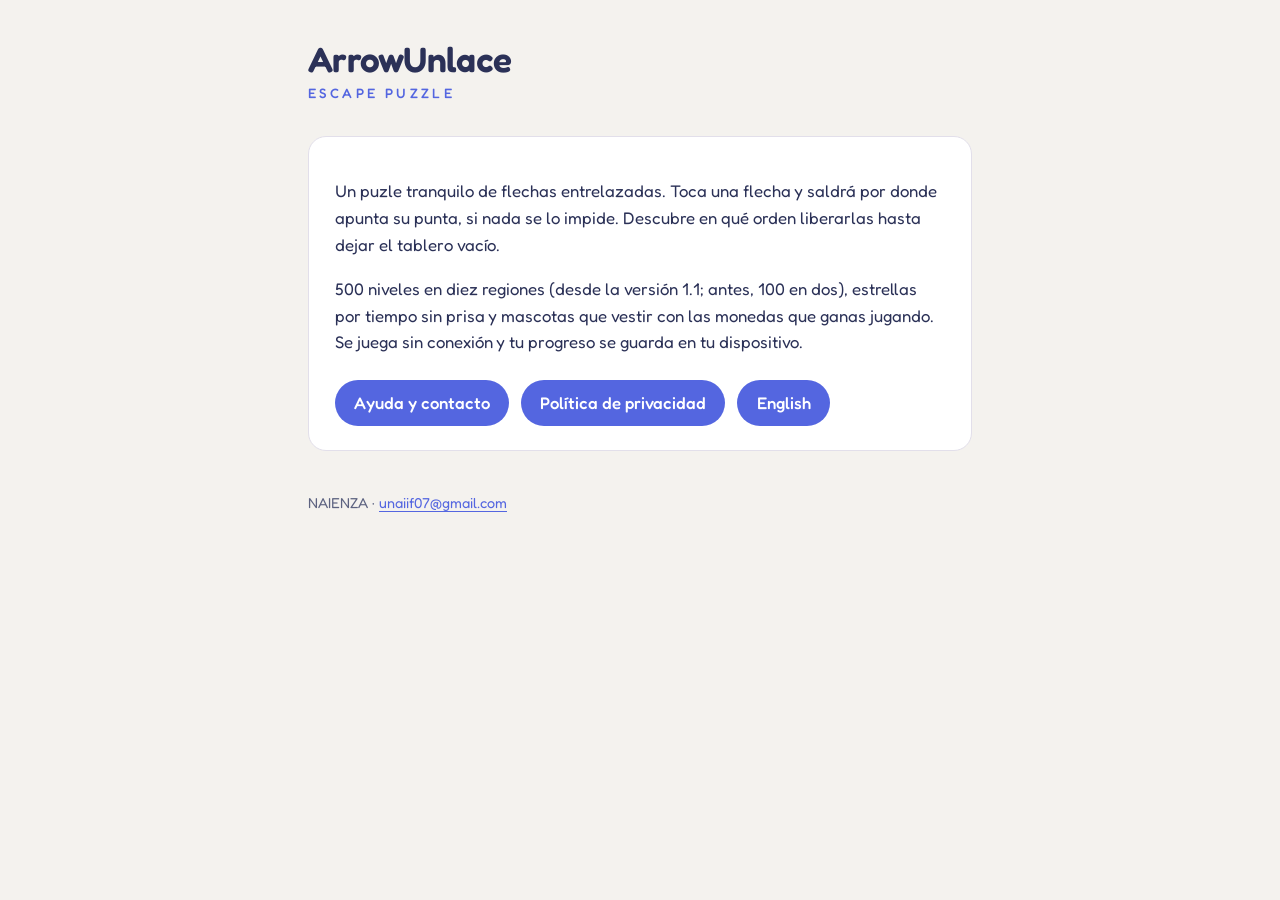
<file: index.html>
<!DOCTYPE html>
<html lang="es">
<head>
<meta charset="utf-8">
<meta name="viewport" content="width=device-width, initial-scale=1, viewport-fit=cover">
<title>ArrowUnlace: Escape Puzzle</title>
<meta name="description" content="ArrowUnlace: Escape Puzzle, un puzle tranquilo de flechas de NAIENZA para iPhone y iPad.">
<link rel="stylesheet" href="estilo.css">
</head>
<body>
<main>
  <header>
    <p class="marca">ArrowUnlace</p>
    <p class="submarca">Escape Puzzle</p>
  </header>

  <section class="tarjeta">
    <p>Un puzle tranquilo de flechas entrelazadas. Toca una flecha y saldrá por donde apunta su punta, si nada se lo impide. Descubre en qué orden liberarlas hasta dejar el tablero vacío.</p>
    <p>500 niveles en diez regiones (desde la versión 1.1; antes, 100 en dos), estrellas por tiempo sin prisa y mascotas que vestir con las monedas que ganas jugando. Se juega sin conexión y tu progreso se guarda en tu dispositivo.</p>
    <nav aria-label="Información">
      <a href="soporte/">Ayuda y contacto</a>
      <a href="privacidad/">Política de privacidad</a>
      <a href="en/support/" lang="en">English</a>
    </nav>
  </section>

  <footer>NAIENZA · <a href="mailto:unaiif07@gmail.com">unaiif07@gmail.com</a></footer>
</main>
</body>
</html>
</file>
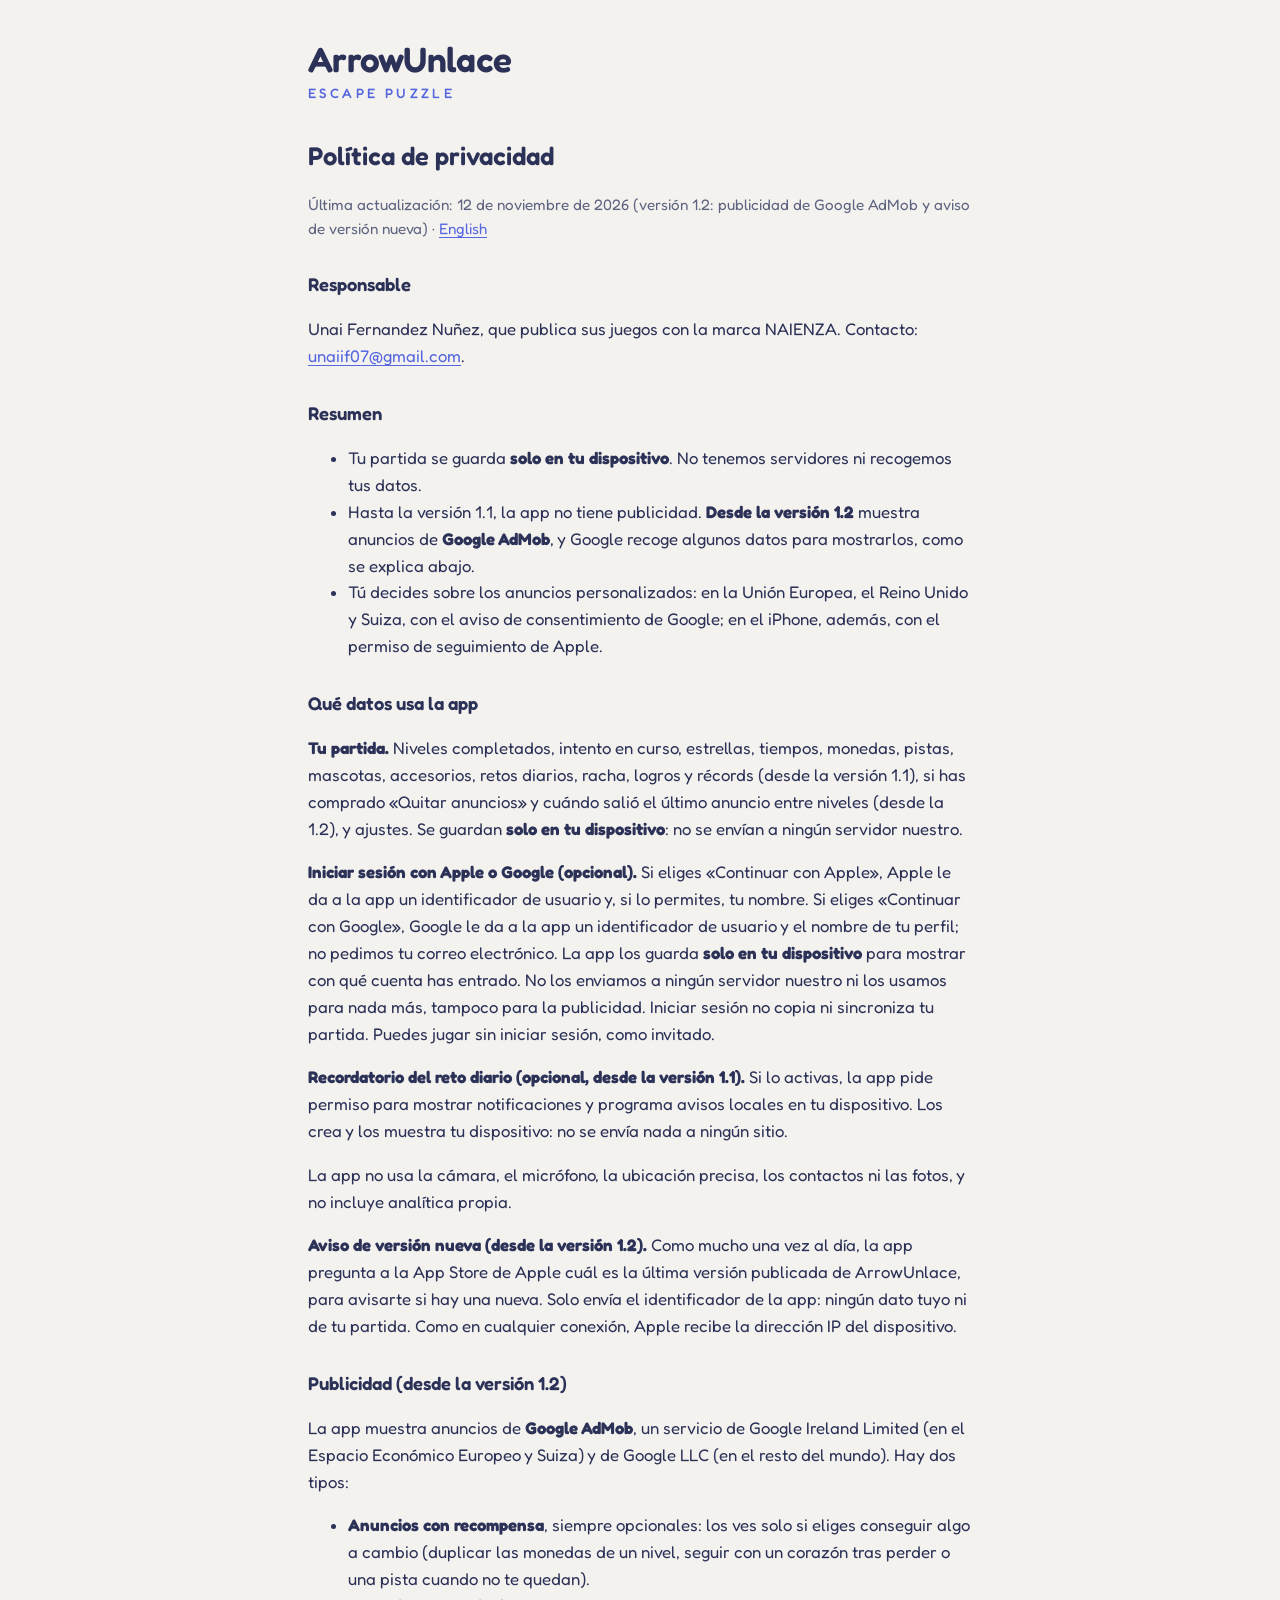
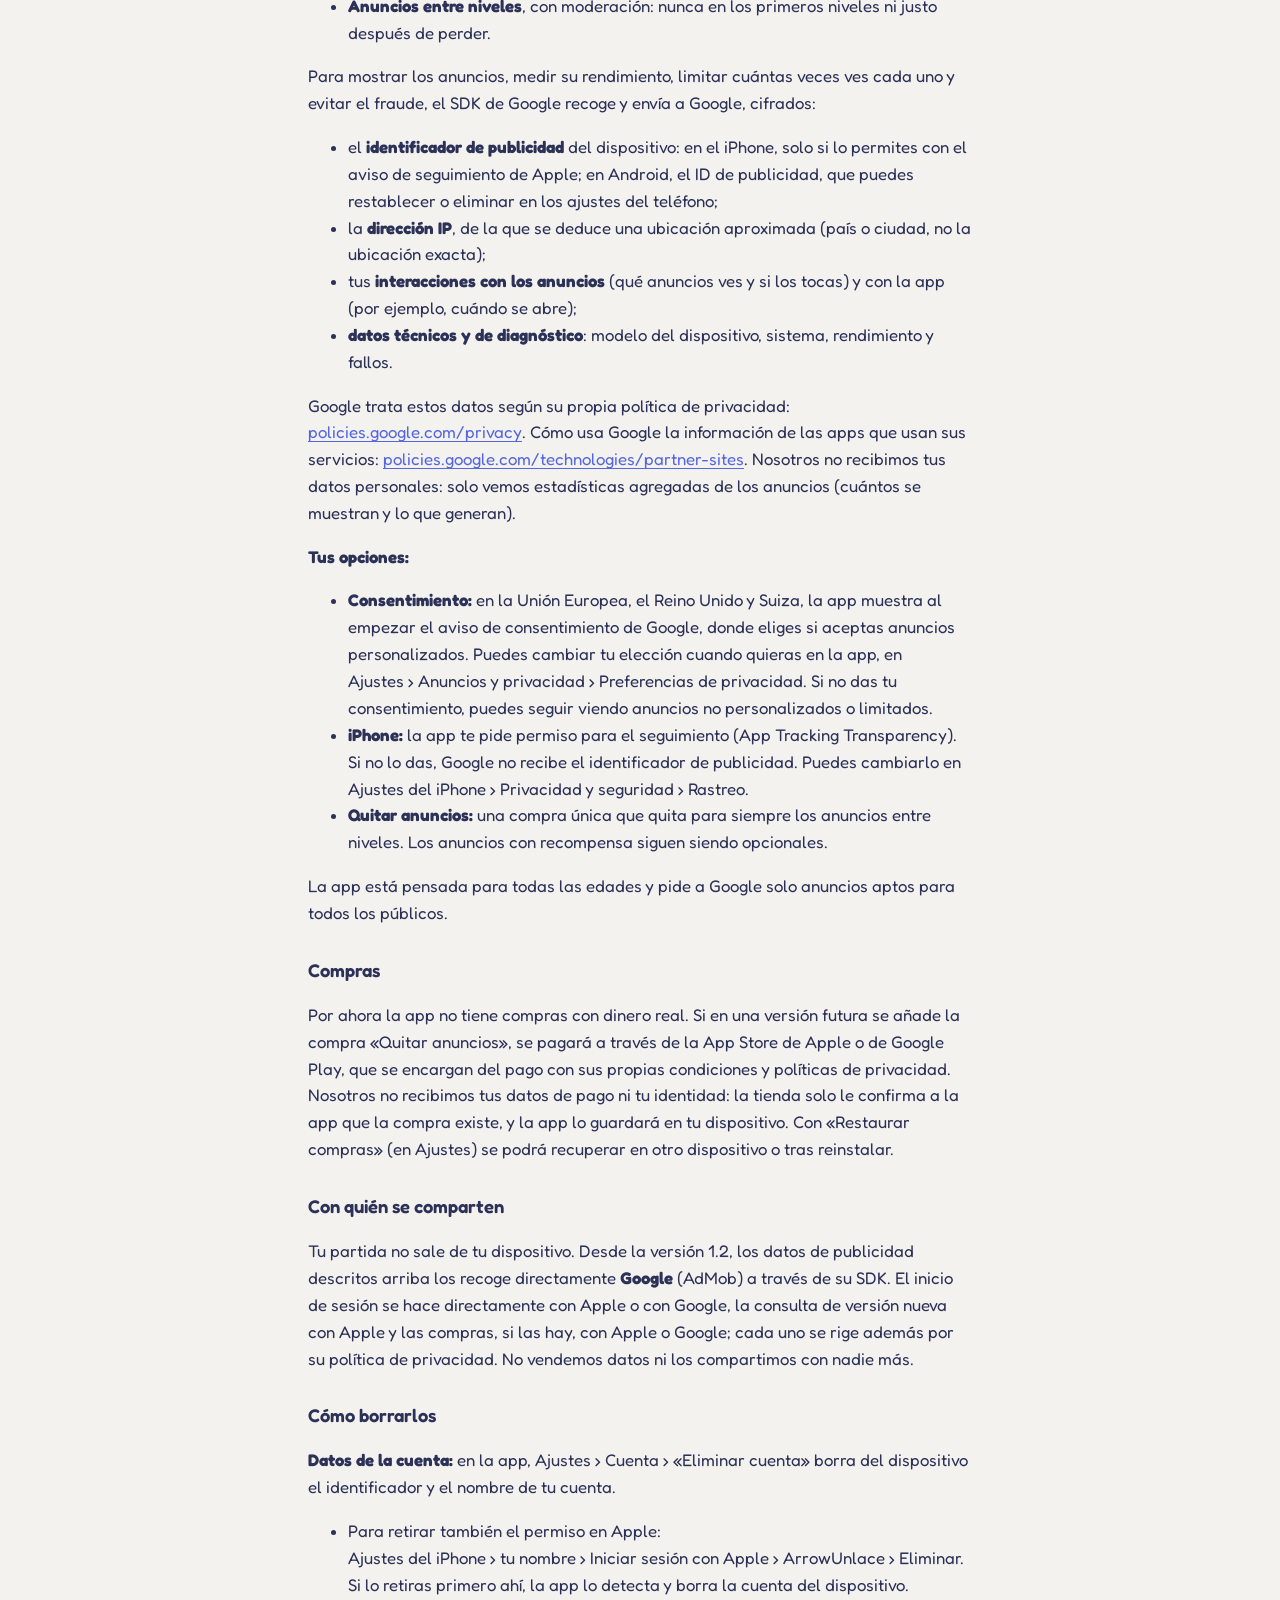
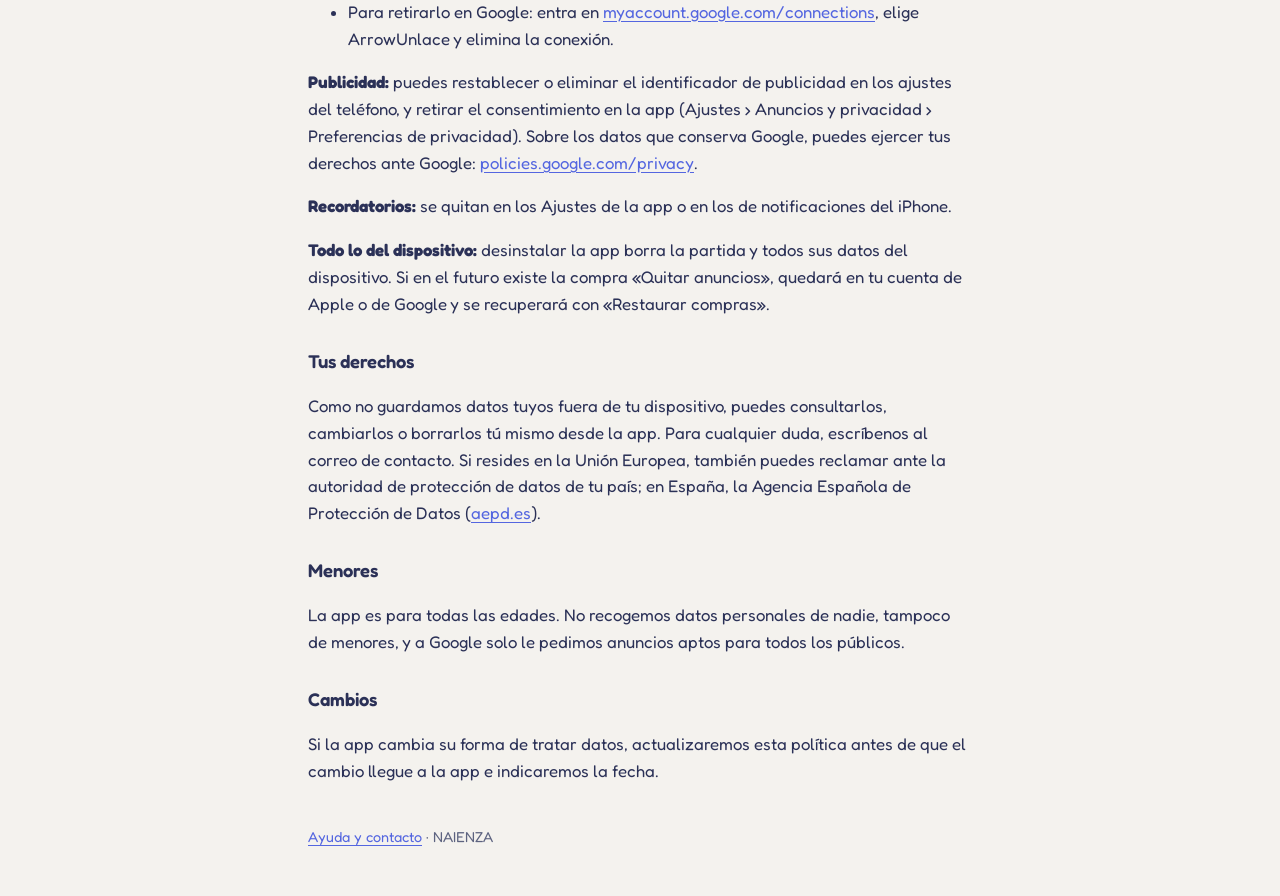
<file: privacidad/index.html>
<!DOCTYPE html>
<html lang="es">
<head>
<meta charset="utf-8">
<meta name="viewport" content="width=device-width, initial-scale=1, viewport-fit=cover">
<title>Privacidad · ArrowUnlace</title>
<meta name="description" content="Política de privacidad de ArrowUnlace: Escape Puzzle.">
<link rel="stylesheet" href="../estilo.css">
</head>
<body>
<main>
  <header>
    <p class="marca"><a href="../" style="color:inherit;text-decoration:none">ArrowUnlace</a></p>
    <p class="submarca">Escape Puzzle</p>
  </header>

  <h1>Política de privacidad</h1>
  <p class="nota">Última actualización: 12 de noviembre de 2026 (versión 1.2: publicidad de Google AdMob y aviso de versión nueva) · <a href="../en/privacy/">English</a></p>

  <h2>Responsable</h2>
  <p>Unai Fernandez Nuñez, que publica sus juegos con la marca NAIENZA. Contacto: <a href="mailto:unaiif07@gmail.com">unaiif07@gmail.com</a>.</p>

  <h2>Resumen</h2>
  <ul>
    <li>Tu partida se guarda <strong>solo en tu dispositivo</strong>. No tenemos servidores ni recogemos tus datos.</li>
    <li>Hasta la versión 1.1, la app no tiene publicidad. <strong>Desde la versión 1.2</strong> muestra anuncios de <strong>Google AdMob</strong>, y Google recoge algunos datos para mostrarlos, como se explica abajo.</li>
    <li>Tú decides sobre los anuncios personalizados: en la Unión Europea, el Reino Unido y Suiza, con el aviso de consentimiento de Google; en el iPhone, además, con el permiso de seguimiento de Apple.</li>
  </ul>

  <h2>Qué datos usa la app</h2>
  <p><strong>Tu partida.</strong> Niveles completados, intento en curso, estrellas, tiempos, monedas, pistas, mascotas, accesorios, retos diarios, racha, logros y récords (desde la versión 1.1), si has comprado «Quitar anuncios» y cuándo salió el último anuncio entre niveles (desde la 1.2), y ajustes. Se guardan <strong>solo en tu dispositivo</strong>: no se envían a ningún servidor nuestro.</p>
  <p><strong>Iniciar sesión con Apple o Google (opcional).</strong> Si eliges «Continuar con Apple», Apple le da a la app un identificador de usuario y, si lo permites, tu nombre. Si eliges «Continuar con Google», Google le da a la app un identificador de usuario y el nombre de tu perfil; no pedimos tu correo electrónico. La app los guarda <strong>solo en tu dispositivo</strong> para mostrar con qué cuenta has entrado. No los enviamos a ningún servidor nuestro ni los usamos para nada más, tampoco para la publicidad. Iniciar sesión no copia ni sincroniza tu partida. Puedes jugar sin iniciar sesión, como invitado.</p>
  <p><strong>Recordatorio del reto diario (opcional, desde la versión 1.1).</strong> Si lo activas, la app pide permiso para mostrar notificaciones y programa avisos locales en tu dispositivo. Los crea y los muestra tu dispositivo: no se envía nada a ningún sitio.</p>
  <p>La app no usa la cámara, el micrófono, la ubicación precisa, los contactos ni las fotos, y no incluye analítica propia.</p>

  <p><strong>Aviso de versión nueva (desde la versión 1.2).</strong> Como mucho una vez al día, la app pregunta a la App Store de Apple cuál es la última versión publicada de ArrowUnlace, para avisarte si hay una nueva. Solo envía el identificador de la app: ningún dato tuyo ni de tu partida. Como en cualquier conexión, Apple recibe la dirección IP del dispositivo.</p>

  <h2>Publicidad (desde la versión 1.2)</h2>
  <p>La app muestra anuncios de <strong>Google AdMob</strong>, un servicio de Google Ireland Limited (en el Espacio Económico Europeo y Suiza) y de Google LLC (en el resto del mundo). Hay dos tipos:</p>
  <ul>
    <li><strong>Anuncios con recompensa</strong>, siempre opcionales: los ves solo si eliges conseguir algo a cambio (duplicar las monedas de un nivel, seguir con un corazón tras perder o una pista cuando no te quedan).</li>
    <li><strong>Anuncios entre niveles</strong>, con moderación: nunca en los primeros niveles ni justo después de perder.</li>
  </ul>
  <p>Para mostrar los anuncios, medir su rendimiento, limitar cuántas veces ves cada uno y evitar el fraude, el SDK de Google recoge y envía a Google, cifrados:</p>
  <ul>
    <li>el <strong>identificador de publicidad</strong> del dispositivo: en el iPhone, solo si lo permites con el aviso de seguimiento de Apple; en Android, el ID de publicidad, que puedes restablecer o eliminar en los ajustes del teléfono;</li>
    <li>la <strong>dirección IP</strong>, de la que se deduce una ubicación aproximada (país o ciudad, no la ubicación exacta);</li>
    <li>tus <strong>interacciones con los anuncios</strong> (qué anuncios ves y si los tocas) y con la app (por ejemplo, cuándo se abre);</li>
    <li><strong>datos técnicos y de diagnóstico</strong>: modelo del dispositivo, sistema, rendimiento y fallos.</li>
  </ul>
  <p>Google trata estos datos según su propia política de privacidad: <a href="https://policies.google.com/privacy">policies.google.com/privacy</a>. Cómo usa Google la información de las apps que usan sus servicios: <a href="https://policies.google.com/technologies/partner-sites">policies.google.com/technologies/partner-sites</a>. Nosotros no recibimos tus datos personales: solo vemos estadísticas agregadas de los anuncios (cuántos se muestran y lo que generan).</p>
  <p><strong>Tus opciones:</strong></p>
  <ul>
    <li><strong>Consentimiento:</strong> en la Unión Europea, el Reino Unido y Suiza, la app muestra al empezar el aviso de consentimiento de Google, donde eliges si aceptas anuncios personalizados. Puedes cambiar tu elección cuando quieras en la app, en <span class="ruta">Ajustes › Anuncios y privacidad › Preferencias de privacidad</span>. Si no das tu consentimiento, puedes seguir viendo anuncios no personalizados o limitados.</li>
    <li><strong>iPhone:</strong> la app te pide permiso para el seguimiento (App Tracking Transparency). Si no lo das, Google no recibe el identificador de publicidad. Puedes cambiarlo en <span class="ruta">Ajustes del iPhone › Privacidad y seguridad › Rastreo</span>.</li>
    <li><strong>Quitar anuncios:</strong> una compra única que quita para siempre los anuncios entre niveles. Los anuncios con recompensa siguen siendo opcionales.</li>
  </ul>
  <p>La app está pensada para todas las edades y pide a Google solo anuncios aptos para todos los públicos.</p>

  <h2>Compras</h2>
  <p>Por ahora la app no tiene compras con dinero real. Si en una versión futura se añade la compra «Quitar anuncios», se pagará a través de la App Store de Apple o de Google Play, que se encargan del pago con sus propias condiciones y políticas de privacidad. Nosotros no recibimos tus datos de pago ni tu identidad: la tienda solo le confirma a la app que la compra existe, y la app lo guardará en tu dispositivo. Con «Restaurar compras» (en Ajustes) se podrá recuperar en otro dispositivo o tras reinstalar.</p>

  <h2>Con quién se comparten</h2>
  <p>Tu partida no sale de tu dispositivo. Desde la versión 1.2, los datos de publicidad descritos arriba los recoge directamente <strong>Google</strong> (AdMob) a través de su SDK. El inicio de sesión se hace directamente con Apple o con Google, la consulta de versión nueva con Apple y las compras, si las hay, con Apple o Google; cada uno se rige además por su política de privacidad. No vendemos datos ni los compartimos con nadie más.</p>

  <h2>Cómo borrarlos</h2>
  <p><strong>Datos de la cuenta:</strong> en la app, Ajustes › Cuenta › «Eliminar cuenta» borra del dispositivo el identificador y el nombre de tu cuenta.</p>
  <ul>
    <li>Para retirar también el permiso en Apple: <span class="ruta">Ajustes del iPhone › tu nombre › Iniciar sesión con Apple › ArrowUnlace › Eliminar</span>. Si lo retiras primero ahí, la app lo detecta y borra la cuenta del dispositivo.</li>
    <li>Para retirarlo en Google: entra en <a href="https://myaccount.google.com/connections">myaccount.google.com/connections</a>, elige ArrowUnlace y elimina la conexión.</li>
  </ul>
  <p><strong>Publicidad:</strong> puedes restablecer o eliminar el identificador de publicidad en los ajustes del teléfono, y retirar el consentimiento en la app (Ajustes › Anuncios y privacidad › Preferencias de privacidad). Sobre los datos que conserva Google, puedes ejercer tus derechos ante Google: <a href="https://policies.google.com/privacy">policies.google.com/privacy</a>.</p>
  <p><strong>Recordatorios:</strong> se quitan en los Ajustes de la app o en los de notificaciones del iPhone.</p>
  <p><strong>Todo lo del dispositivo:</strong> desinstalar la app borra la partida y todos sus datos del dispositivo. Si en el futuro existe la compra «Quitar anuncios», quedará en tu cuenta de Apple o de Google y se recuperará con «Restaurar compras».</p>

  <h2>Tus derechos</h2>
  <p>Como no guardamos datos tuyos fuera de tu dispositivo, puedes consultarlos, cambiarlos o borrarlos tú mismo desde la app. Para cualquier duda, escríbenos al correo de contacto. Si resides en la Unión Europea, también puedes reclamar ante la autoridad de protección de datos de tu país; en España, la Agencia Española de Protección de Datos (<a href="https://www.aepd.es">aepd.es</a>).</p>

  <h2>Menores</h2>
  <p>La app es para todas las edades. No recogemos datos personales de nadie, tampoco de menores, y a Google solo le pedimos anuncios aptos para todos los públicos.</p>

  <h2>Cambios</h2>
  <p>Si la app cambia su forma de tratar datos, actualizaremos esta política antes de que el cambio llegue a la app e indicaremos la fecha.</p>

  <footer><a href="../soporte/">Ayuda y contacto</a> · NAIENZA</footer>
</main>
</body>
</html>
</file>
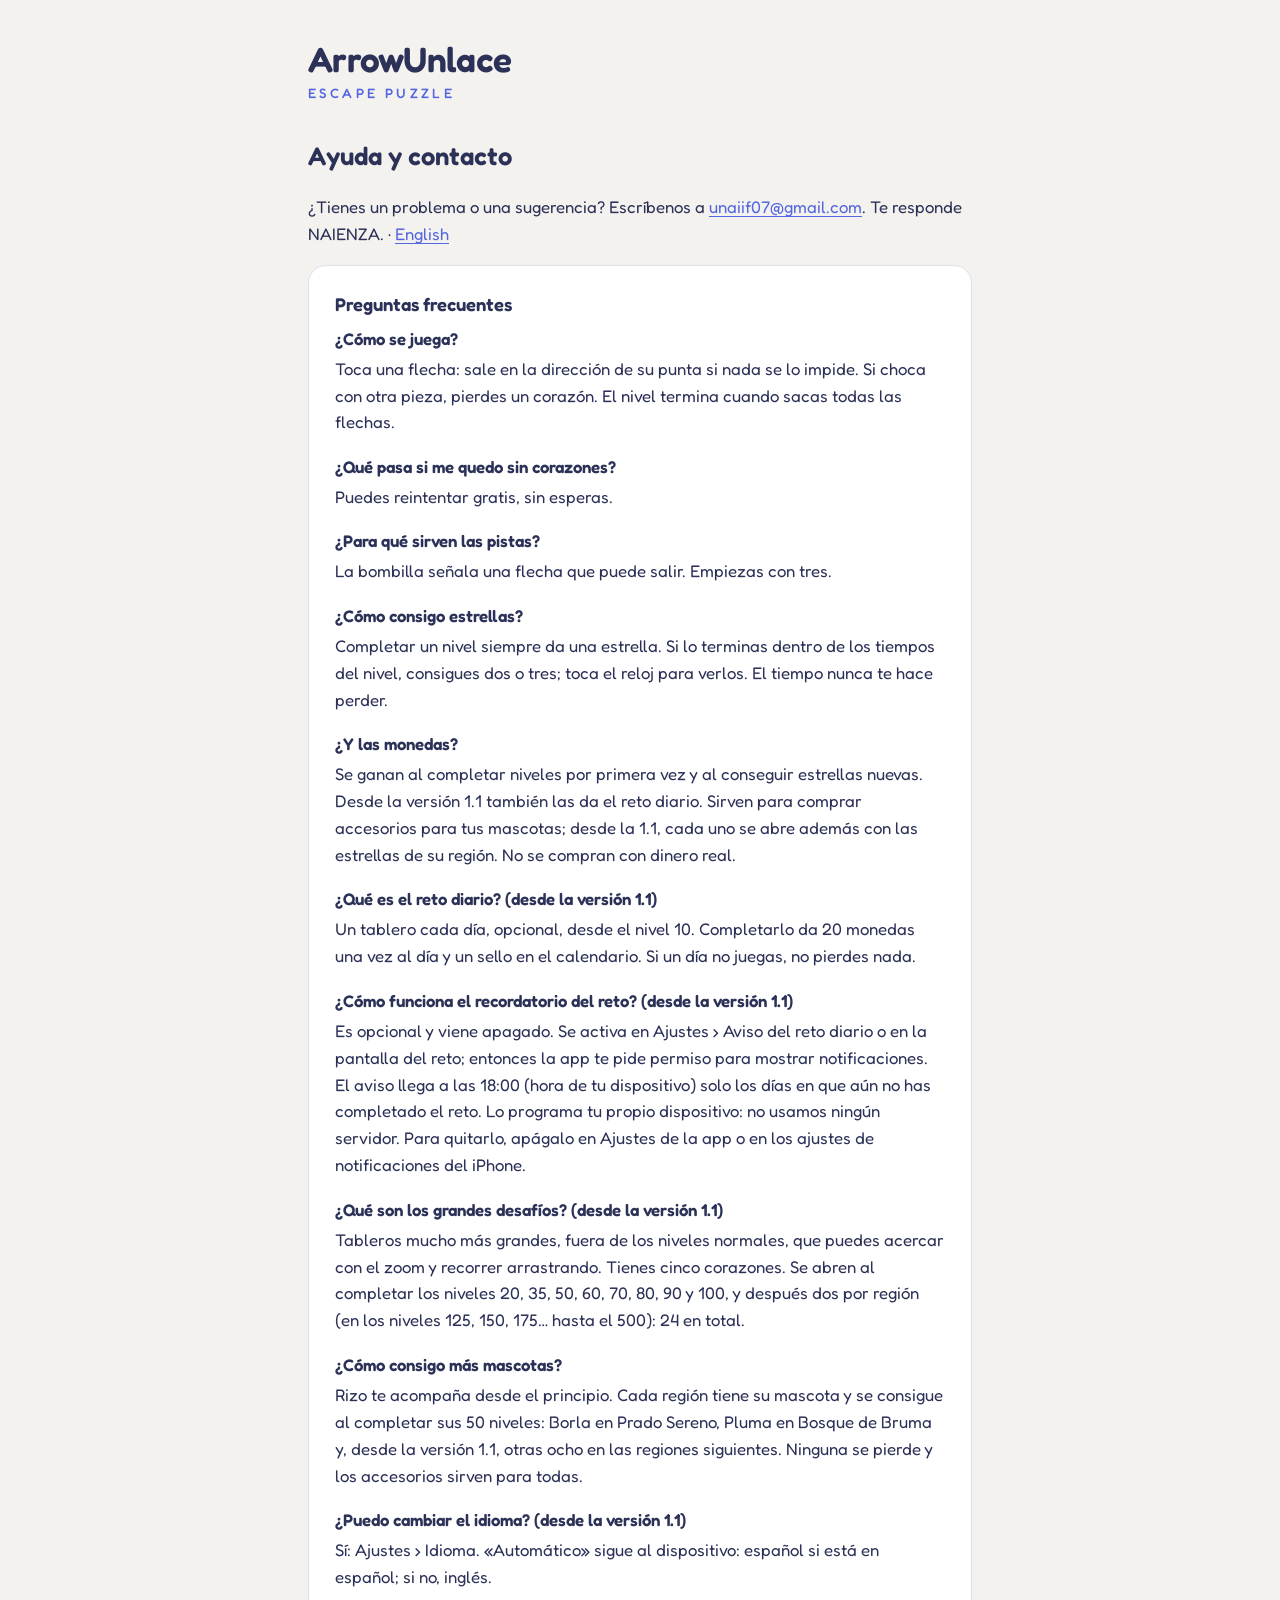
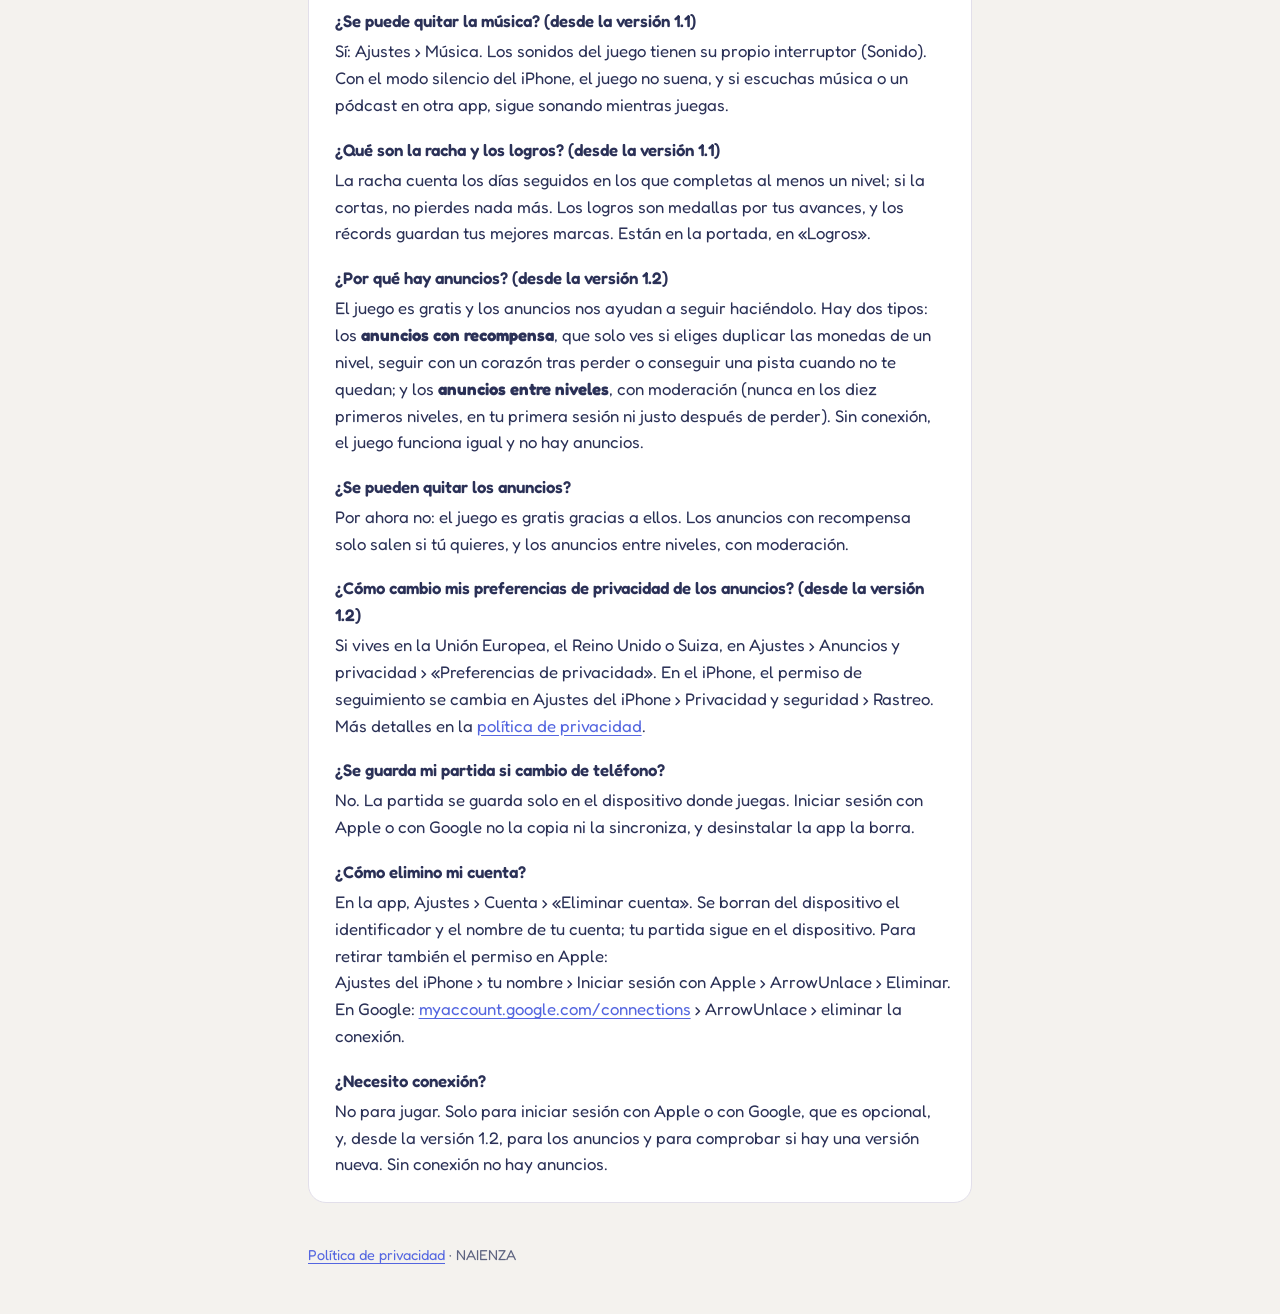
<file: soporte/index.html>
<!DOCTYPE html>
<html lang="es">
<head>
<meta charset="utf-8">
<meta name="viewport" content="width=device-width, initial-scale=1, viewport-fit=cover">
<title>Ayuda · ArrowUnlace</title>
<meta name="description" content="Ayuda y contacto de ArrowUnlace: Escape Puzzle.">
<link rel="stylesheet" href="../estilo.css">
</head>
<body>
<main>
  <header>
    <p class="marca"><a href="../" style="color:inherit;text-decoration:none">ArrowUnlace</a></p>
    <p class="submarca">Escape Puzzle</p>
  </header>

  <h1>Ayuda y contacto</h1>
  <p>¿Tienes un problema o una sugerencia? Escríbenos a <a href="mailto:unaiif07@gmail.com">unaiif07@gmail.com</a>. Te responde NAIENZA. · <a href="../en/support/">English</a></p>

  <section class="tarjeta" aria-labelledby="preguntas">
    <h2 id="preguntas" style="margin-top:0">Preguntas frecuentes</h2>
    <dl>
      <dt>¿Cómo se juega?</dt>
      <dd>Toca una flecha: sale en la dirección de su punta si nada se lo impide. Si choca con otra pieza, pierdes un corazón. El nivel termina cuando sacas todas las flechas.</dd>

      <dt>¿Qué pasa si me quedo sin corazones?</dt>
      <dd>Puedes reintentar gratis, sin esperas.</dd>

      <dt>¿Para qué sirven las pistas?</dt>
      <dd>La bombilla señala una flecha que puede salir. Empiezas con tres.</dd>

      <dt>¿Cómo consigo estrellas?</dt>
      <dd>Completar un nivel siempre da una estrella. Si lo terminas dentro de los tiempos del nivel, consigues dos o tres; toca el reloj para verlos. El tiempo nunca te hace perder.</dd>

      <dt>¿Y las monedas?</dt>
      <dd>Se ganan al completar niveles por primera vez y al conseguir estrellas nuevas. Desde la versión 1.1 también las da el reto diario. Sirven para comprar accesorios para tus mascotas; desde la 1.1, cada uno se abre además con las estrellas de su región. No se compran con dinero real.</dd>

      <dt>¿Qué es el reto diario? (desde la versión 1.1)</dt>
      <dd>Un tablero cada día, opcional, desde el nivel 10. Completarlo da 20 monedas una vez al día y un sello en el calendario. Si un día no juegas, no pierdes nada.</dd>

      <dt>¿Cómo funciona el recordatorio del reto? (desde la versión 1.1)</dt>
      <dd>Es opcional y viene apagado. Se activa en Ajustes › Aviso del reto diario o en la pantalla del reto; entonces la app te pide permiso para mostrar notificaciones. El aviso llega a las 18:00 (hora de tu dispositivo) solo los días en que aún no has completado el reto. Lo programa tu propio dispositivo: no usamos ningún servidor. Para quitarlo, apágalo en Ajustes de la app o en los ajustes de notificaciones del iPhone.</dd>

      <dt>¿Qué son los grandes desafíos? (desde la versión 1.1)</dt>
      <dd>Tableros mucho más grandes, fuera de los niveles normales, que puedes acercar con el zoom y recorrer arrastrando. Tienes cinco corazones. Se abren al completar los niveles 20, 35, 50, 60, 70, 80, 90 y 100, y después dos por región (en los niveles 125, 150, 175… hasta el 500): 24 en total.</dd>

      <dt>¿Cómo consigo más mascotas?</dt>
      <dd>Rizo te acompaña desde el principio. Cada región tiene su mascota y se consigue al completar sus 50 niveles: Borla en Prado Sereno, Pluma en Bosque de Bruma y, desde la versión 1.1, otras ocho en las regiones siguientes. Ninguna se pierde y los accesorios sirven para todas.</dd>

      <dt>¿Puedo cambiar el idioma? (desde la versión 1.1)</dt>
      <dd>Sí: Ajustes › Idioma. «Automático» sigue al dispositivo: español si está en español; si no, inglés.</dd>

      <dt>¿Se puede quitar la música? (desde la versión 1.1)</dt>
      <dd>Sí: Ajustes › Música. Los sonidos del juego tienen su propio interruptor (Sonido). Con el modo silencio del iPhone, el juego no suena, y si escuchas música o un pódcast en otra app, sigue sonando mientras juegas.</dd>

      <dt>¿Qué son la racha y los logros? (desde la versión 1.1)</dt>
      <dd>La racha cuenta los días seguidos en los que completas al menos un nivel; si la cortas, no pierdes nada más. Los logros son medallas por tus avances, y los récords guardan tus mejores marcas. Están en la portada, en «Logros».</dd>

      <dt>¿Por qué hay anuncios? (desde la versión 1.2)</dt>
      <dd>El juego es gratis y los anuncios nos ayudan a seguir haciéndolo. Hay dos tipos: los <strong>anuncios con recompensa</strong>, que solo ves si eliges duplicar las monedas de un nivel, seguir con un corazón tras perder o conseguir una pista cuando no te quedan; y los <strong>anuncios entre niveles</strong>, con moderación (nunca en los diez primeros niveles, en tu primera sesión ni justo después de perder). Sin conexión, el juego funciona igual y no hay anuncios.</dd>

      <dt>¿Se pueden quitar los anuncios?</dt>
      <dd>Por ahora no: el juego es gratis gracias a ellos. Los anuncios con recompensa solo salen si tú quieres, y los anuncios entre niveles, con moderación.</dd>

      <dt>¿Cómo cambio mis preferencias de privacidad de los anuncios? (desde la versión 1.2)</dt>
      <dd>Si vives en la Unión Europea, el Reino Unido o Suiza, en Ajustes › Anuncios y privacidad › «Preferencias de privacidad». En el iPhone, el permiso de seguimiento se cambia en Ajustes del iPhone › Privacidad y seguridad › Rastreo. Más detalles en la <a href="../privacidad/">política de privacidad</a>.</dd>

      <dt>¿Se guarda mi partida si cambio de teléfono?</dt>
      <dd>No. La partida se guarda solo en el dispositivo donde juegas. Iniciar sesión con Apple o con Google no la copia ni la sincroniza, y desinstalar la app la borra.</dd>

      <dt>¿Cómo elimino mi cuenta?</dt>
      <dd>En la app, Ajustes › Cuenta › «Eliminar cuenta». Se borran del dispositivo el identificador y el nombre de tu cuenta; tu partida sigue en el dispositivo. Para retirar también el permiso en Apple: <span class="ruta">Ajustes del iPhone › tu nombre › Iniciar sesión con Apple › ArrowUnlace › Eliminar</span>. En Google: <a href="https://myaccount.google.com/connections">myaccount.google.com/connections</a> › ArrowUnlace › eliminar la conexión.</dd>

      <dt>¿Necesito conexión?</dt>
      <dd>No para jugar. Solo para iniciar sesión con Apple o con Google, que es opcional, y, desde la versión 1.2, para los anuncios y para comprobar si hay una versión nueva. Sin conexión no hay anuncios.</dd>
    </dl>
  </section>

  <footer><a href="../privacidad/">Política de privacidad</a> · NAIENZA</footer>
</main>
</body>
</html>
</file>
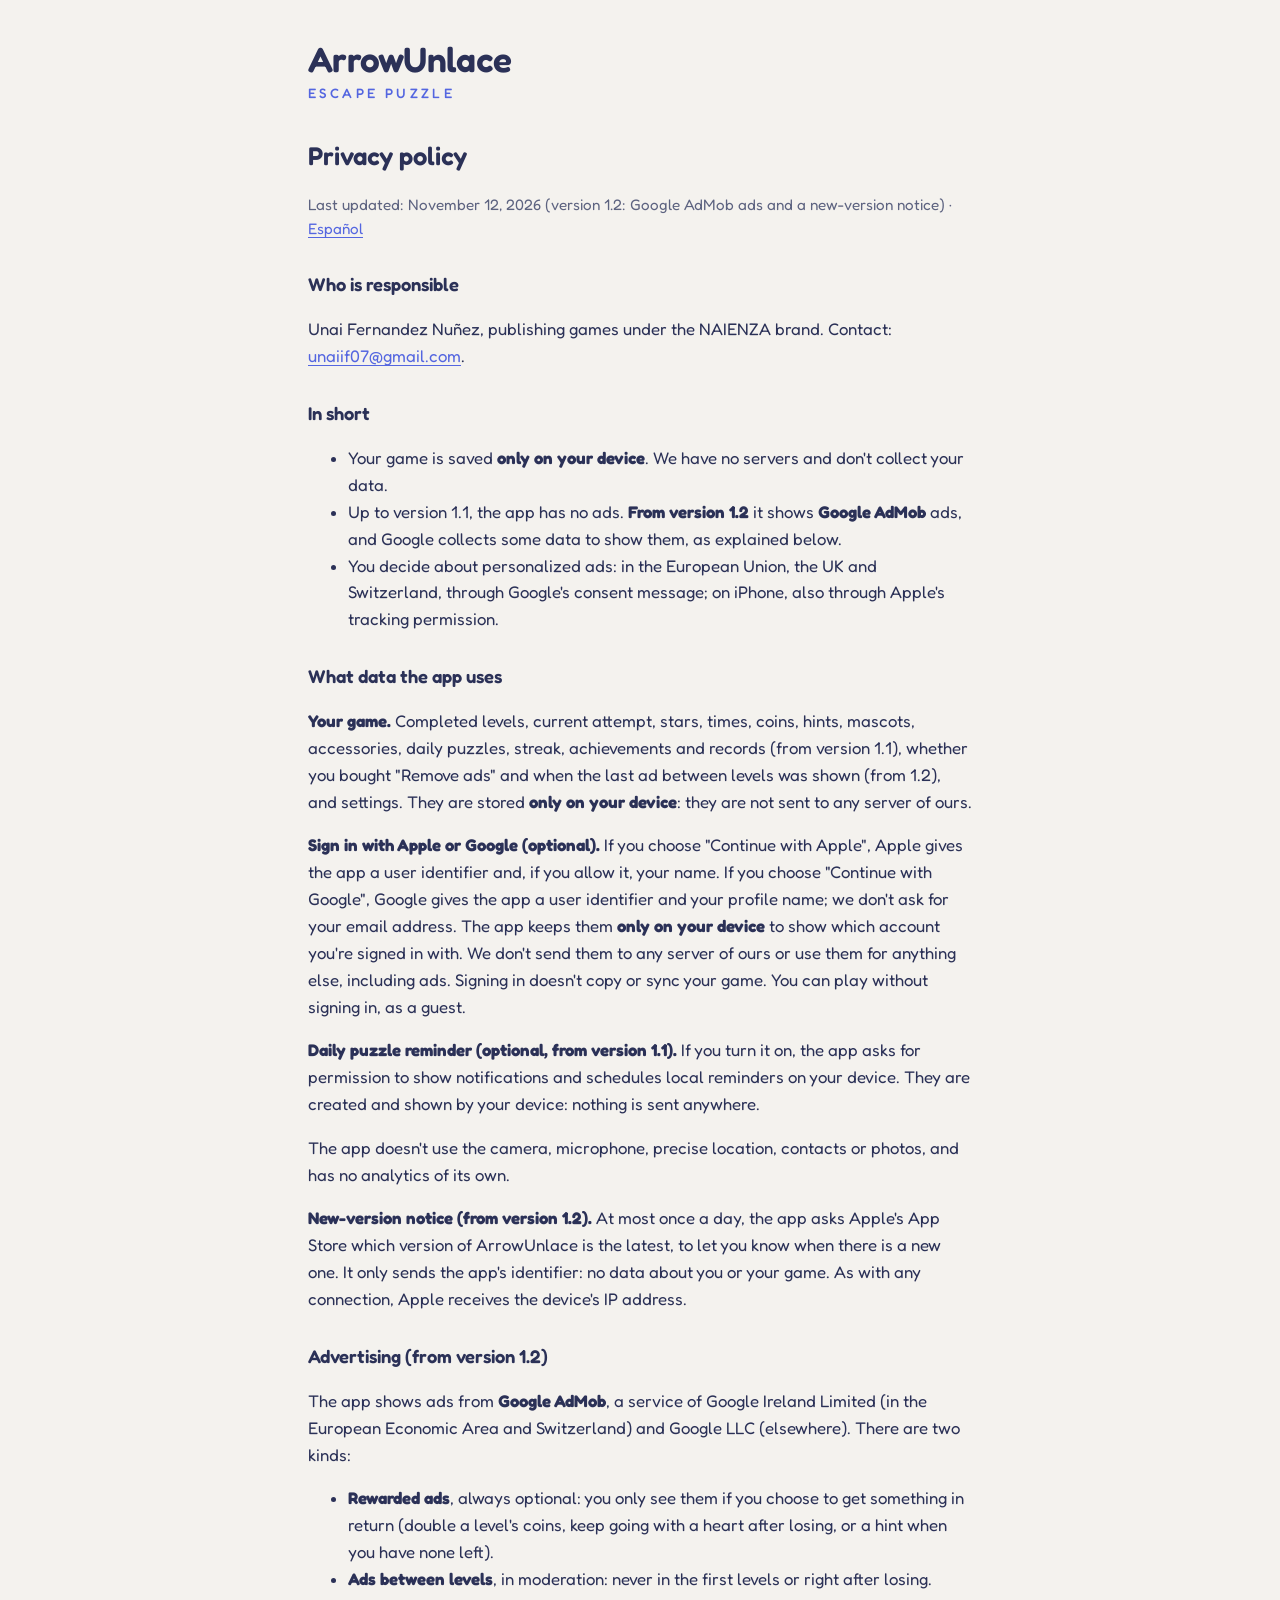
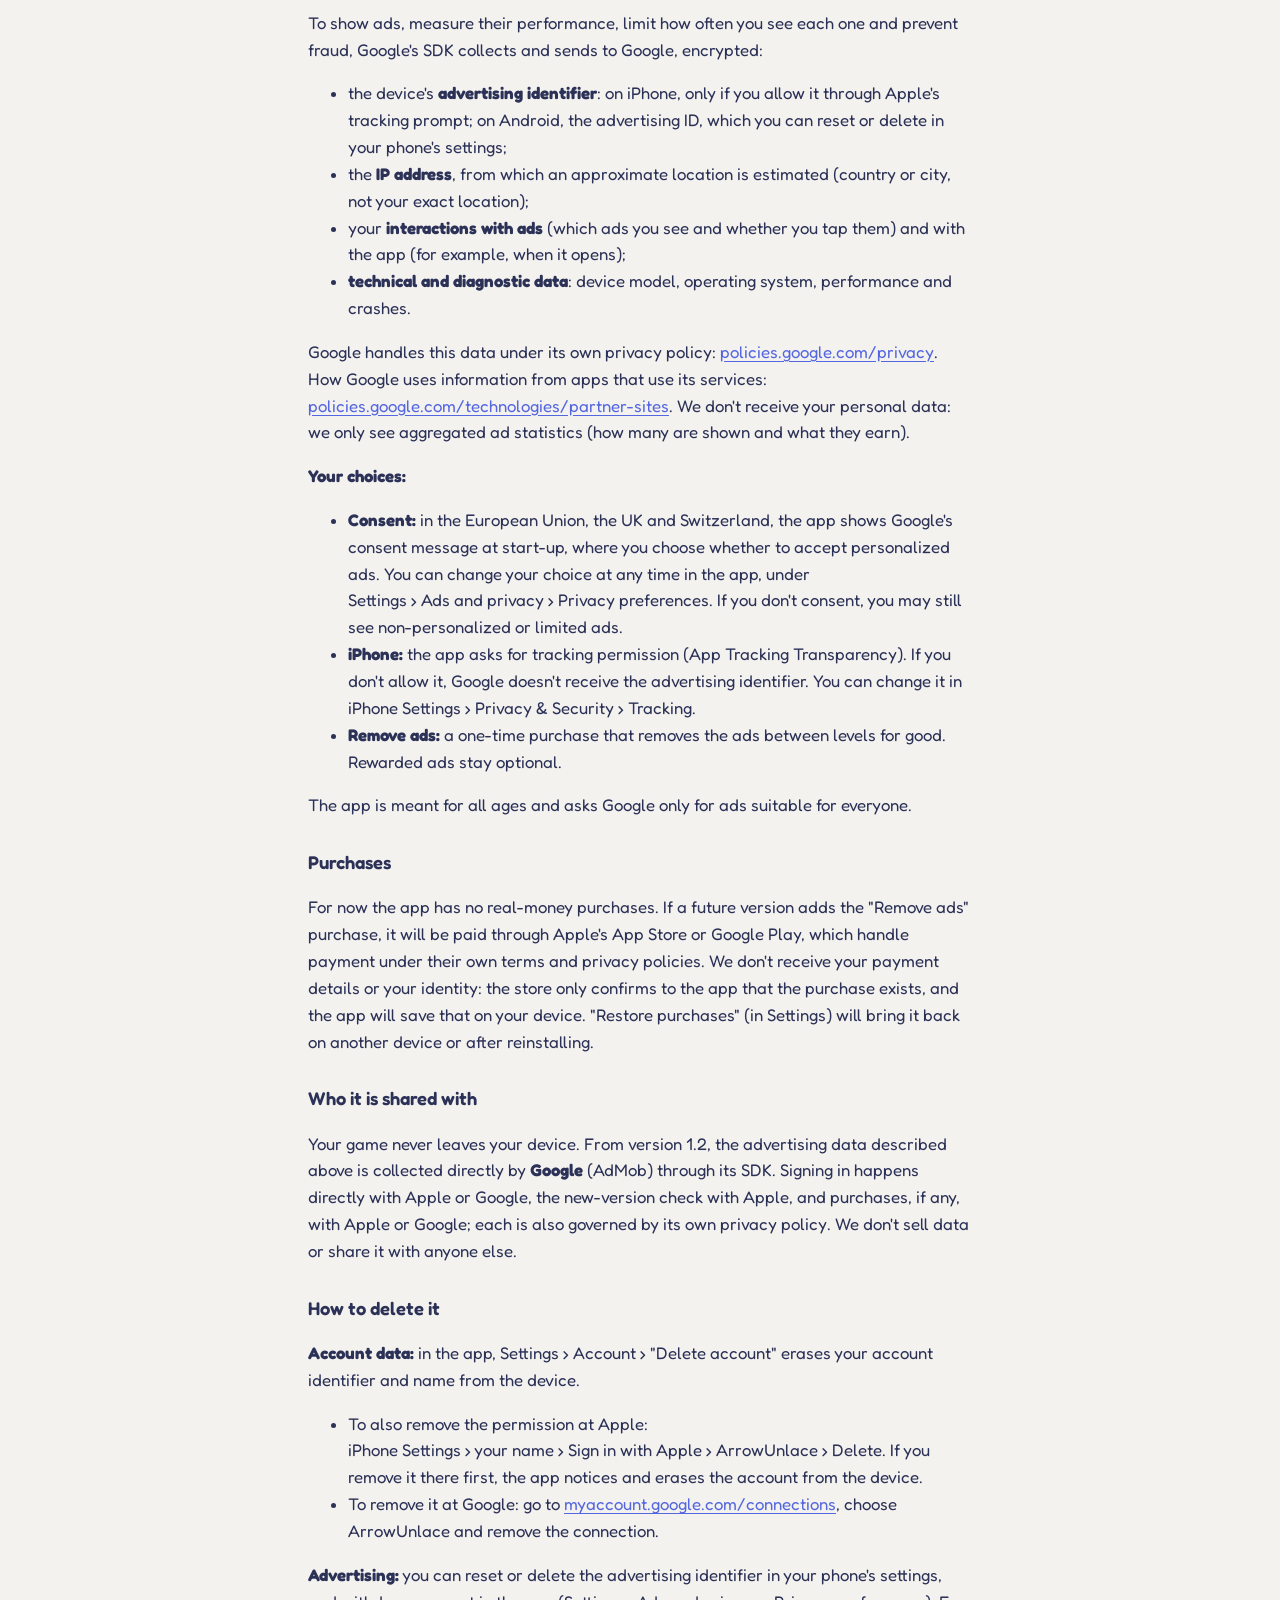
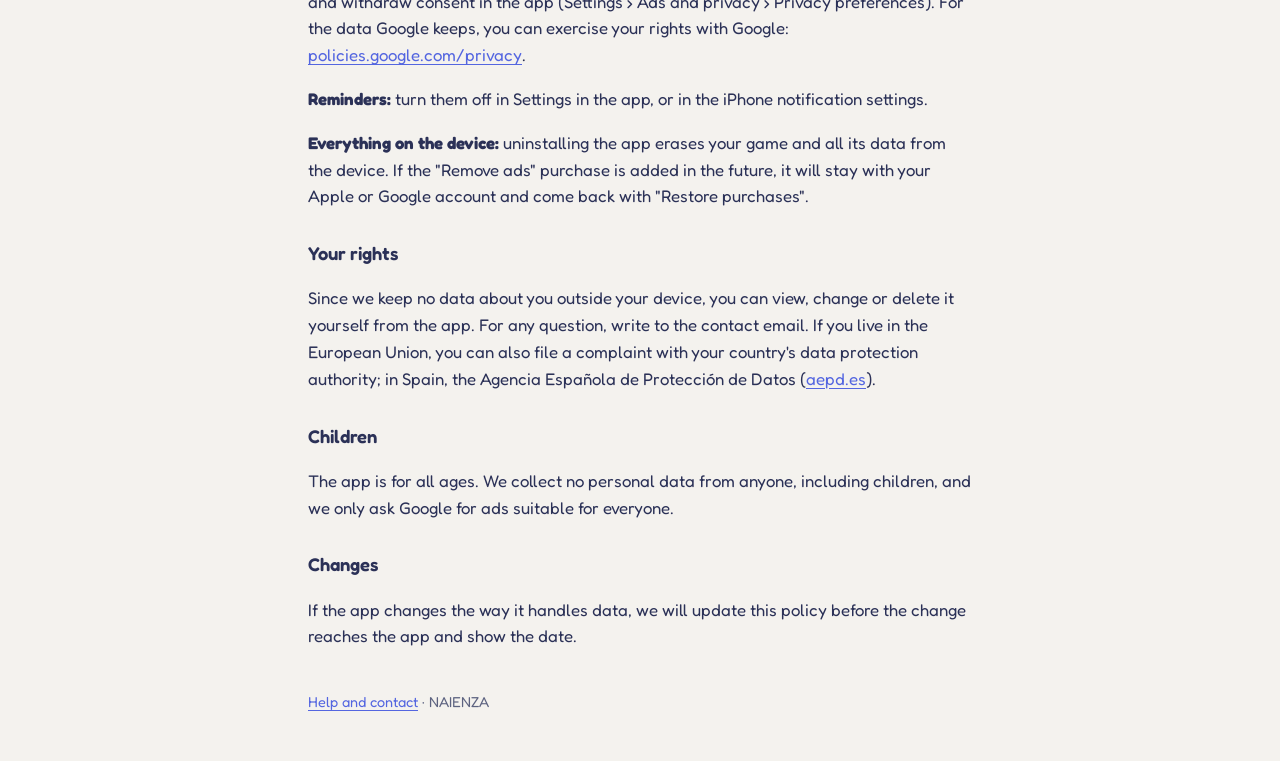
<file: en/privacy/index.html>
<!DOCTYPE html>
<html lang="en">
<head>
<meta charset="utf-8">
<meta name="viewport" content="width=device-width, initial-scale=1, viewport-fit=cover">
<title>Privacy · ArrowUnlace</title>
<meta name="description" content="Privacy policy of ArrowUnlace: Escape Puzzle.">
<link rel="stylesheet" href="../../estilo.css">
</head>
<body>
<main>
  <header>
    <p class="marca"><a href="../../" style="color:inherit;text-decoration:none">ArrowUnlace</a></p>
    <p class="submarca">Escape Puzzle</p>
  </header>

  <h1>Privacy policy</h1>
  <p class="nota">Last updated: November 12, 2026 (version 1.2: Google AdMob ads and a new-version notice) · <a href="../../privacidad/">Español</a></p>

  <h2>Who is responsible</h2>
  <p>Unai Fernandez Nuñez, publishing games under the NAIENZA brand. Contact: <a href="mailto:unaiif07@gmail.com">unaiif07@gmail.com</a>.</p>

  <h2>In short</h2>
  <ul>
    <li>Your game is saved <strong>only on your device</strong>. We have no servers and don't collect your data.</li>
    <li>Up to version 1.1, the app has no ads. <strong>From version 1.2</strong> it shows <strong>Google AdMob</strong> ads, and Google collects some data to show them, as explained below.</li>
    <li>You decide about personalized ads: in the European Union, the UK and Switzerland, through Google's consent message; on iPhone, also through Apple's tracking permission.</li>
  </ul>

  <h2>What data the app uses</h2>
  <p><strong>Your game.</strong> Completed levels, current attempt, stars, times, coins, hints, mascots, accessories, daily puzzles, streak, achievements and records (from version 1.1), whether you bought "Remove ads" and when the last ad between levels was shown (from 1.2), and settings. They are stored <strong>only on your device</strong>: they are not sent to any server of ours.</p>
  <p><strong>Sign in with Apple or Google (optional).</strong> If you choose "Continue with Apple", Apple gives the app a user identifier and, if you allow it, your name. If you choose "Continue with Google", Google gives the app a user identifier and your profile name; we don't ask for your email address. The app keeps them <strong>only on your device</strong> to show which account you're signed in with. We don't send them to any server of ours or use them for anything else, including ads. Signing in doesn't copy or sync your game. You can play without signing in, as a guest.</p>
  <p><strong>Daily puzzle reminder (optional, from version 1.1).</strong> If you turn it on, the app asks for permission to show notifications and schedules local reminders on your device. They are created and shown by your device: nothing is sent anywhere.</p>
  <p>The app doesn't use the camera, microphone, precise location, contacts or photos, and has no analytics of its own.</p>

  <p><strong>New-version notice (from version 1.2).</strong> At most once a day, the app asks Apple's App Store which version of ArrowUnlace is the latest, to let you know when there is a new one. It only sends the app's identifier: no data about you or your game. As with any connection, Apple receives the device's IP address.</p>

  <h2>Advertising (from version 1.2)</h2>
  <p>The app shows ads from <strong>Google AdMob</strong>, a service of Google Ireland Limited (in the European Economic Area and Switzerland) and Google LLC (elsewhere). There are two kinds:</p>
  <ul>
    <li><strong>Rewarded ads</strong>, always optional: you only see them if you choose to get something in return (double a level's coins, keep going with a heart after losing, or a hint when you have none left).</li>
    <li><strong>Ads between levels</strong>, in moderation: never in the first levels or right after losing.</li>
  </ul>
  <p>To show ads, measure their performance, limit how often you see each one and prevent fraud, Google's SDK collects and sends to Google, encrypted:</p>
  <ul>
    <li>the device's <strong>advertising identifier</strong>: on iPhone, only if you allow it through Apple's tracking prompt; on Android, the advertising ID, which you can reset or delete in your phone's settings;</li>
    <li>the <strong>IP address</strong>, from which an approximate location is estimated (country or city, not your exact location);</li>
    <li>your <strong>interactions with ads</strong> (which ads you see and whether you tap them) and with the app (for example, when it opens);</li>
    <li><strong>technical and diagnostic data</strong>: device model, operating system, performance and crashes.</li>
  </ul>
  <p>Google handles this data under its own privacy policy: <a href="https://policies.google.com/privacy">policies.google.com/privacy</a>. How Google uses information from apps that use its services: <a href="https://policies.google.com/technologies/partner-sites">policies.google.com/technologies/partner-sites</a>. We don't receive your personal data: we only see aggregated ad statistics (how many are shown and what they earn).</p>
  <p><strong>Your choices:</strong></p>
  <ul>
    <li><strong>Consent:</strong> in the European Union, the UK and Switzerland, the app shows Google's consent message at start-up, where you choose whether to accept personalized ads. You can change your choice at any time in the app, under <span class="ruta">Settings › Ads and privacy › Privacy preferences</span>. If you don't consent, you may still see non-personalized or limited ads.</li>
    <li><strong>iPhone:</strong> the app asks for tracking permission (App Tracking Transparency). If you don't allow it, Google doesn't receive the advertising identifier. You can change it in <span class="ruta">iPhone Settings › Privacy &amp; Security › Tracking</span>.</li>
    <li><strong>Remove ads:</strong> a one-time purchase that removes the ads between levels for good. Rewarded ads stay optional.</li>
  </ul>
  <p>The app is meant for all ages and asks Google only for ads suitable for everyone.</p>

  <h2>Purchases</h2>
  <p>For now the app has no real-money purchases. If a future version adds the "Remove ads" purchase, it will be paid through Apple's App Store or Google Play, which handle payment under their own terms and privacy policies. We don't receive your payment details or your identity: the store only confirms to the app that the purchase exists, and the app will save that on your device. "Restore purchases" (in Settings) will bring it back on another device or after reinstalling.</p>

  <h2>Who it is shared with</h2>
  <p>Your game never leaves your device. From version 1.2, the advertising data described above is collected directly by <strong>Google</strong> (AdMob) through its SDK. Signing in happens directly with Apple or Google, the new-version check with Apple, and purchases, if any, with Apple or Google; each is also governed by its own privacy policy. We don't sell data or share it with anyone else.</p>

  <h2>How to delete it</h2>
  <p><strong>Account data:</strong> in the app, Settings › Account › "Delete account" erases your account identifier and name from the device.</p>
  <ul>
    <li>To also remove the permission at Apple: <span class="ruta">iPhone Settings › your name › Sign in with Apple › ArrowUnlace › Delete</span>. If you remove it there first, the app notices and erases the account from the device.</li>
    <li>To remove it at Google: go to <a href="https://myaccount.google.com/connections">myaccount.google.com/connections</a>, choose ArrowUnlace and remove the connection.</li>
  </ul>
  <p><strong>Advertising:</strong> you can reset or delete the advertising identifier in your phone's settings, and withdraw consent in the app (Settings › Ads and privacy › Privacy preferences). For the data Google keeps, you can exercise your rights with Google: <a href="https://policies.google.com/privacy">policies.google.com/privacy</a>.</p>
  <p><strong>Reminders:</strong> turn them off in Settings in the app, or in the iPhone notification settings.</p>
  <p><strong>Everything on the device:</strong> uninstalling the app erases your game and all its data from the device. If the "Remove ads" purchase is added in the future, it will stay with your Apple or Google account and come back with "Restore purchases".</p>

  <h2>Your rights</h2>
  <p>Since we keep no data about you outside your device, you can view, change or delete it yourself from the app. For any question, write to the contact email. If you live in the European Union, you can also file a complaint with your country's data protection authority; in Spain, the Agencia Española de Protección de Datos (<a href="https://www.aepd.es">aepd.es</a>).</p>

  <h2>Children</h2>
  <p>The app is for all ages. We collect no personal data from anyone, including children, and we only ask Google for ads suitable for everyone.</p>

  <h2>Changes</h2>
  <p>If the app changes the way it handles data, we will update this policy before the change reaches the app and show the date.</p>

  <footer><a href="../support/">Help and contact</a> · NAIENZA</footer>
</main>
</body>
</html>
</file>
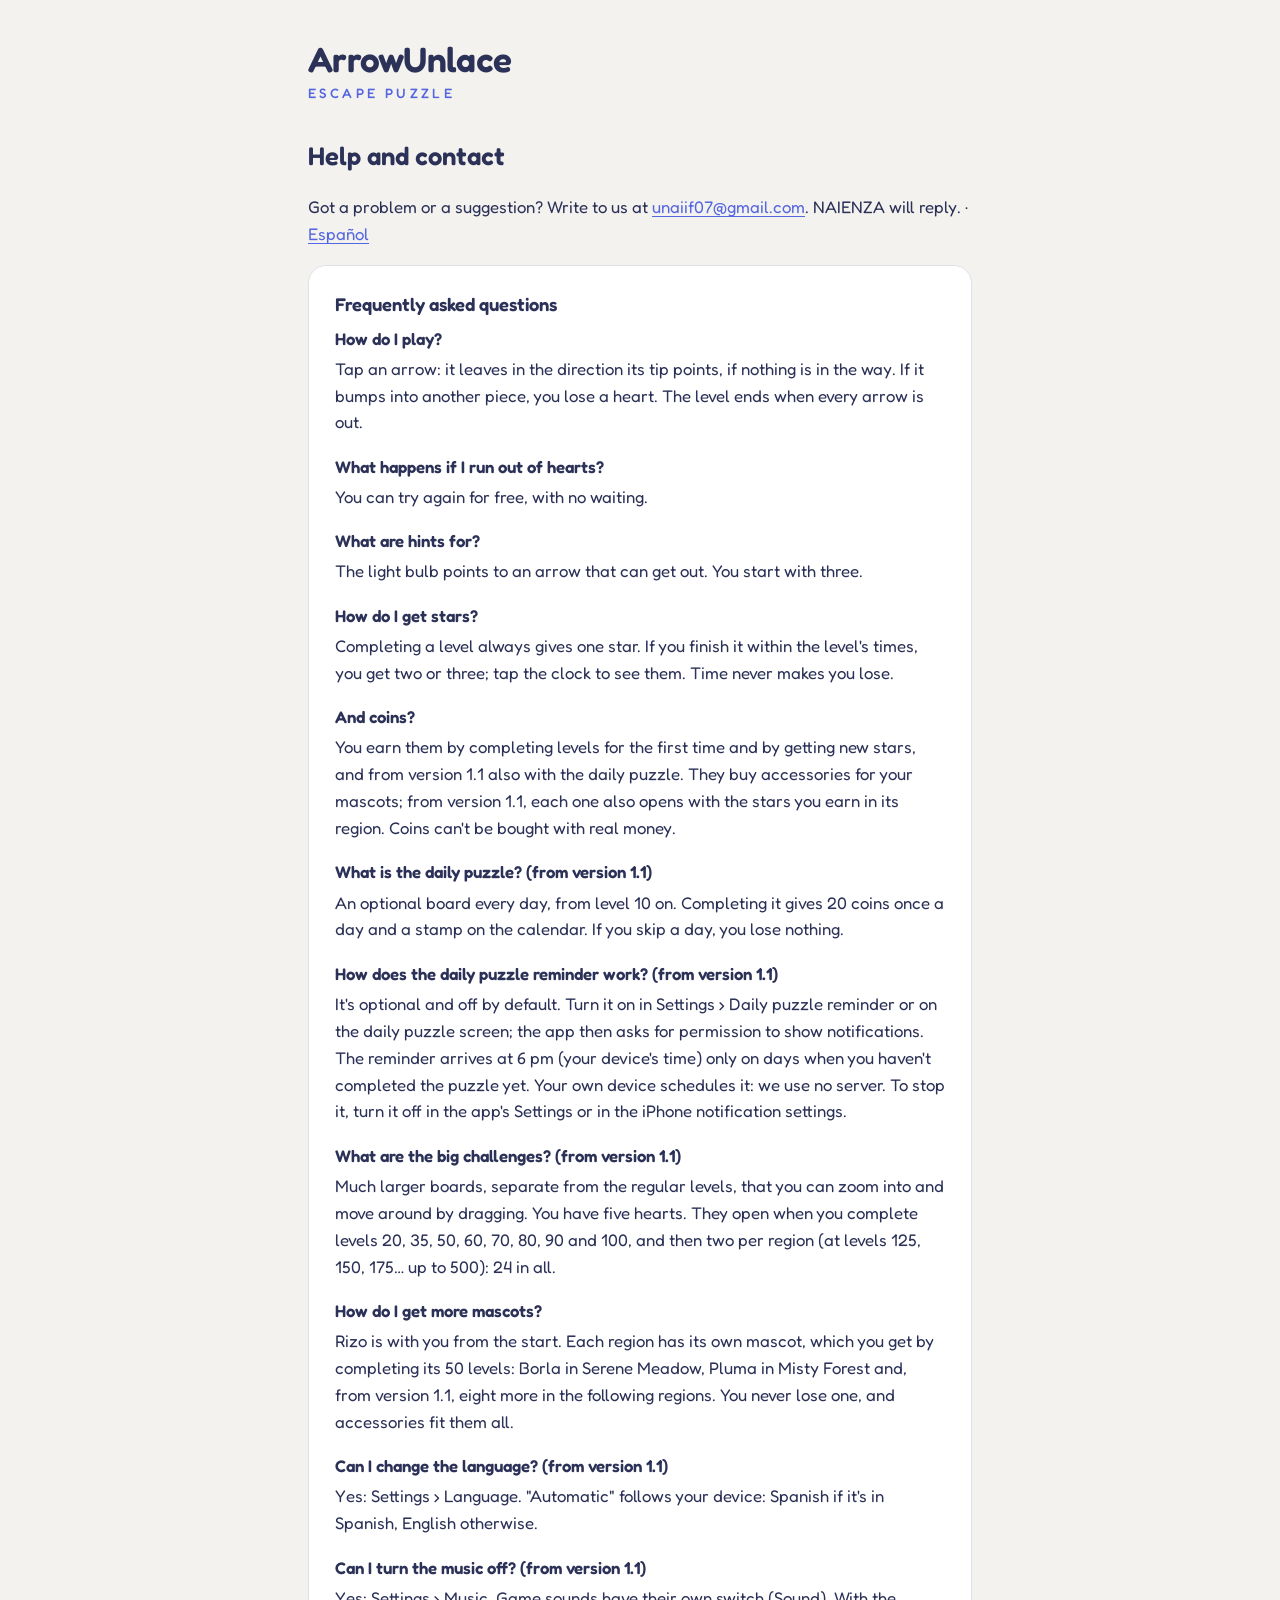
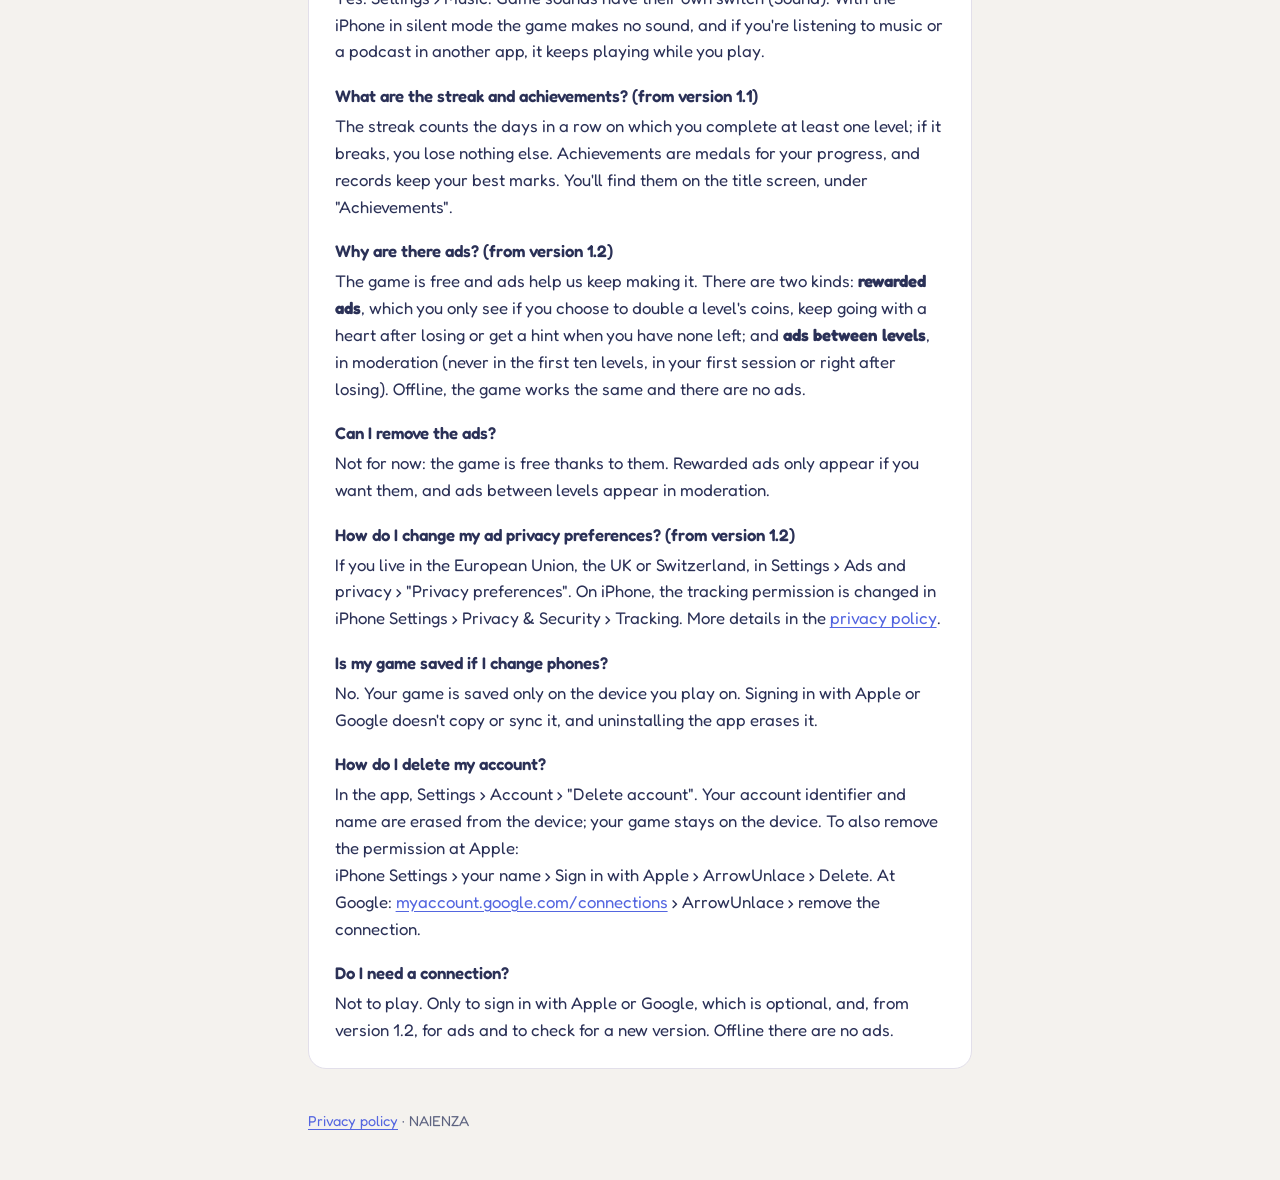
<file: en/support/index.html>
<!DOCTYPE html>
<html lang="en">
<head>
<meta charset="utf-8">
<meta name="viewport" content="width=device-width, initial-scale=1, viewport-fit=cover">
<title>Help · ArrowUnlace</title>
<meta name="description" content="Help and contact for ArrowUnlace: Escape Puzzle.">
<link rel="stylesheet" href="../../estilo.css">
</head>
<body>
<main>
  <header>
    <p class="marca"><a href="../../" style="color:inherit;text-decoration:none">ArrowUnlace</a></p>
    <p class="submarca">Escape Puzzle</p>
  </header>

  <h1>Help and contact</h1>
  <p>Got a problem or a suggestion? Write to us at <a href="mailto:unaiif07@gmail.com">unaiif07@gmail.com</a>. NAIENZA will reply. · <a href="../../soporte/">Español</a></p>

  <section class="tarjeta" aria-labelledby="faq">
    <h2 id="faq" style="margin-top:0">Frequently asked questions</h2>
    <dl>
      <dt>How do I play?</dt>
      <dd>Tap an arrow: it leaves in the direction its tip points, if nothing is in the way. If it bumps into another piece, you lose a heart. The level ends when every arrow is out.</dd>

      <dt>What happens if I run out of hearts?</dt>
      <dd>You can try again for free, with no waiting.</dd>

      <dt>What are hints for?</dt>
      <dd>The light bulb points to an arrow that can get out. You start with three.</dd>

      <dt>How do I get stars?</dt>
      <dd>Completing a level always gives one star. If you finish it within the level's times, you get two or three; tap the clock to see them. Time never makes you lose.</dd>

      <dt>And coins?</dt>
      <dd>You earn them by completing levels for the first time and by getting new stars, and from version 1.1 also with the daily puzzle. They buy accessories for your mascots; from version 1.1, each one also opens with the stars you earn in its region. Coins can't be bought with real money.</dd>

      <dt>What is the daily puzzle? (from version 1.1)</dt>
      <dd>An optional board every day, from level 10 on. Completing it gives 20 coins once a day and a stamp on the calendar. If you skip a day, you lose nothing.</dd>

      <dt>How does the daily puzzle reminder work? (from version 1.1)</dt>
      <dd>It's optional and off by default. Turn it on in Settings › Daily puzzle reminder or on the daily puzzle screen; the app then asks for permission to show notifications. The reminder arrives at 6 pm (your device's time) only on days when you haven't completed the puzzle yet. Your own device schedules it: we use no server. To stop it, turn it off in the app's Settings or in the iPhone notification settings.</dd>

      <dt>What are the big challenges? (from version 1.1)</dt>
      <dd>Much larger boards, separate from the regular levels, that you can zoom into and move around by dragging. You have five hearts. They open when you complete levels 20, 35, 50, 60, 70, 80, 90 and 100, and then two per region (at levels 125, 150, 175… up to 500): 24 in all.</dd>

      <dt>How do I get more mascots?</dt>
      <dd>Rizo is with you from the start. Each region has its own mascot, which you get by completing its 50 levels: Borla in Serene Meadow, Pluma in Misty Forest and, from version 1.1, eight more in the following regions. You never lose one, and accessories fit them all.</dd>

      <dt>Can I change the language? (from version 1.1)</dt>
      <dd>Yes: Settings › Language. "Automatic" follows your device: Spanish if it's in Spanish, English otherwise.</dd>

      <dt>Can I turn the music off? (from version 1.1)</dt>
      <dd>Yes: Settings › Music. Game sounds have their own switch (Sound). With the iPhone in silent mode the game makes no sound, and if you're listening to music or a podcast in another app, it keeps playing while you play.</dd>

      <dt>What are the streak and achievements? (from version 1.1)</dt>
      <dd>The streak counts the days in a row on which you complete at least one level; if it breaks, you lose nothing else. Achievements are medals for your progress, and records keep your best marks. You'll find them on the title screen, under "Achievements".</dd>

      <dt>Why are there ads? (from version 1.2)</dt>
      <dd>The game is free and ads help us keep making it. There are two kinds: <strong>rewarded ads</strong>, which you only see if you choose to double a level's coins, keep going with a heart after losing or get a hint when you have none left; and <strong>ads between levels</strong>, in moderation (never in the first ten levels, in your first session or right after losing). Offline, the game works the same and there are no ads.</dd>

      <dt>Can I remove the ads?</dt>
      <dd>Not for now: the game is free thanks to them. Rewarded ads only appear if you want them, and ads between levels appear in moderation.</dd>

      <dt>How do I change my ad privacy preferences? (from version 1.2)</dt>
      <dd>If you live in the European Union, the UK or Switzerland, in Settings › Ads and privacy › "Privacy preferences". On iPhone, the tracking permission is changed in iPhone Settings › Privacy &amp; Security › Tracking. More details in the <a href="../privacy/">privacy policy</a>.</dd>

      <dt>Is my game saved if I change phones?</dt>
      <dd>No. Your game is saved only on the device you play on. Signing in with Apple or Google doesn't copy or sync it, and uninstalling the app erases it.</dd>

      <dt>How do I delete my account?</dt>
      <dd>In the app, Settings › Account › "Delete account". Your account identifier and name are erased from the device; your game stays on the device. To also remove the permission at Apple: <span class="ruta">iPhone Settings › your name › Sign in with Apple › ArrowUnlace › Delete</span>. At Google: <a href="https://myaccount.google.com/connections">myaccount.google.com/connections</a> › ArrowUnlace › remove the connection.</dd>

      <dt>Do I need a connection?</dt>
      <dd>Not to play. Only to sign in with Apple or Google, which is optional, and, from version 1.2, for ads and to check for a new version. Offline there are no ads.</dd>
    </dl>
  </section>

  <footer><a href="../privacy/">Privacy policy</a> · NAIENZA</footer>
</main>
</body>
</html>
</file>
<file: estilo.css>
/* Páginas públicas de ArrowUnlace: colores y fuente del juego, sin recursos de terceros. */
@font-face {
  font-family: "Fredoka";
  src: url("fuentes/Fredoka.ttf") format("truetype");
  font-weight: 300 700;
  font-display: swap;
}

:root {
  --page: #F4F2EE;
  --card: #FFFFFF;
  --ink: #2B3157;
  --muted: #5D6380;
  --accent: #5466E0;
  --line: #E2DFEA;
  color-scheme: light;
}

@media (prefers-color-scheme: dark) {
  :root {
    --page: #171A2B;
    --card: #20243A;
    --ink: #ECEDF6;
    --muted: #AEB2CC;
    --accent: #8C99FF;
    --line: #33385A;
    color-scheme: dark;
  }
}

* { box-sizing: border-box; }

body {
  margin: 0;
  background: var(--page);
  color: var(--ink);
  font-family: "Fredoka", "Avenir Next", "Trebuchet MS", system-ui, sans-serif;
  font-size: 1.05rem;
  line-height: 1.6;
}

main {
  max-width: 44rem;
  margin: 0 auto;
  padding: 2.5rem max(1.25rem, env(safe-area-inset-left, 0px)) 3rem max(1.25rem, env(safe-area-inset-right, 0px));
}

header { margin-bottom: 2rem; }
.marca { font-weight: 600; font-size: 2.2rem; line-height: 1.1; margin: 0; letter-spacing: -0.02em; }
.submarca { color: var(--accent); font-weight: 500; letter-spacing: 0.25em; text-transform: uppercase; font-size: 0.85rem; margin: 0.25rem 0 0; }

h1 { font-size: 1.6rem; font-weight: 600; margin: 0 0 0.25rem; }
h2 { font-size: 1.15rem; font-weight: 600; margin: 1.8rem 0 0.4rem; }
p, li { color: var(--ink); }
.nota { color: var(--muted); font-size: 0.95rem; }

section.tarjeta {
  background: var(--card);
  border: 1px solid var(--line);
  border-radius: 18px;
  padding: 1.5rem 1.6rem;
}

dl { margin: 0; }
dt { font-weight: 600; margin-top: 1.1rem; }
dt:first-child { margin-top: 0; }
dd { margin: 0.2rem 0 0; }

a { color: var(--accent); text-underline-offset: 3px; }
a:focus-visible { outline: 2px solid var(--accent); outline-offset: 3px; border-radius: 4px; }

nav { display: flex; flex-wrap: wrap; gap: 0.75rem; margin-top: 1.5rem; }
nav a {
  display: inline-block;
  background: var(--accent);
  color: #FFFFFF;
  text-decoration: none;
  font-weight: 500;
  padding: 0.6rem 1.2rem;
  border-radius: 999px;
}

footer { margin-top: 2.5rem; color: var(--muted); font-size: 0.9rem; }
.ruta { white-space: nowrap; }
</file>
